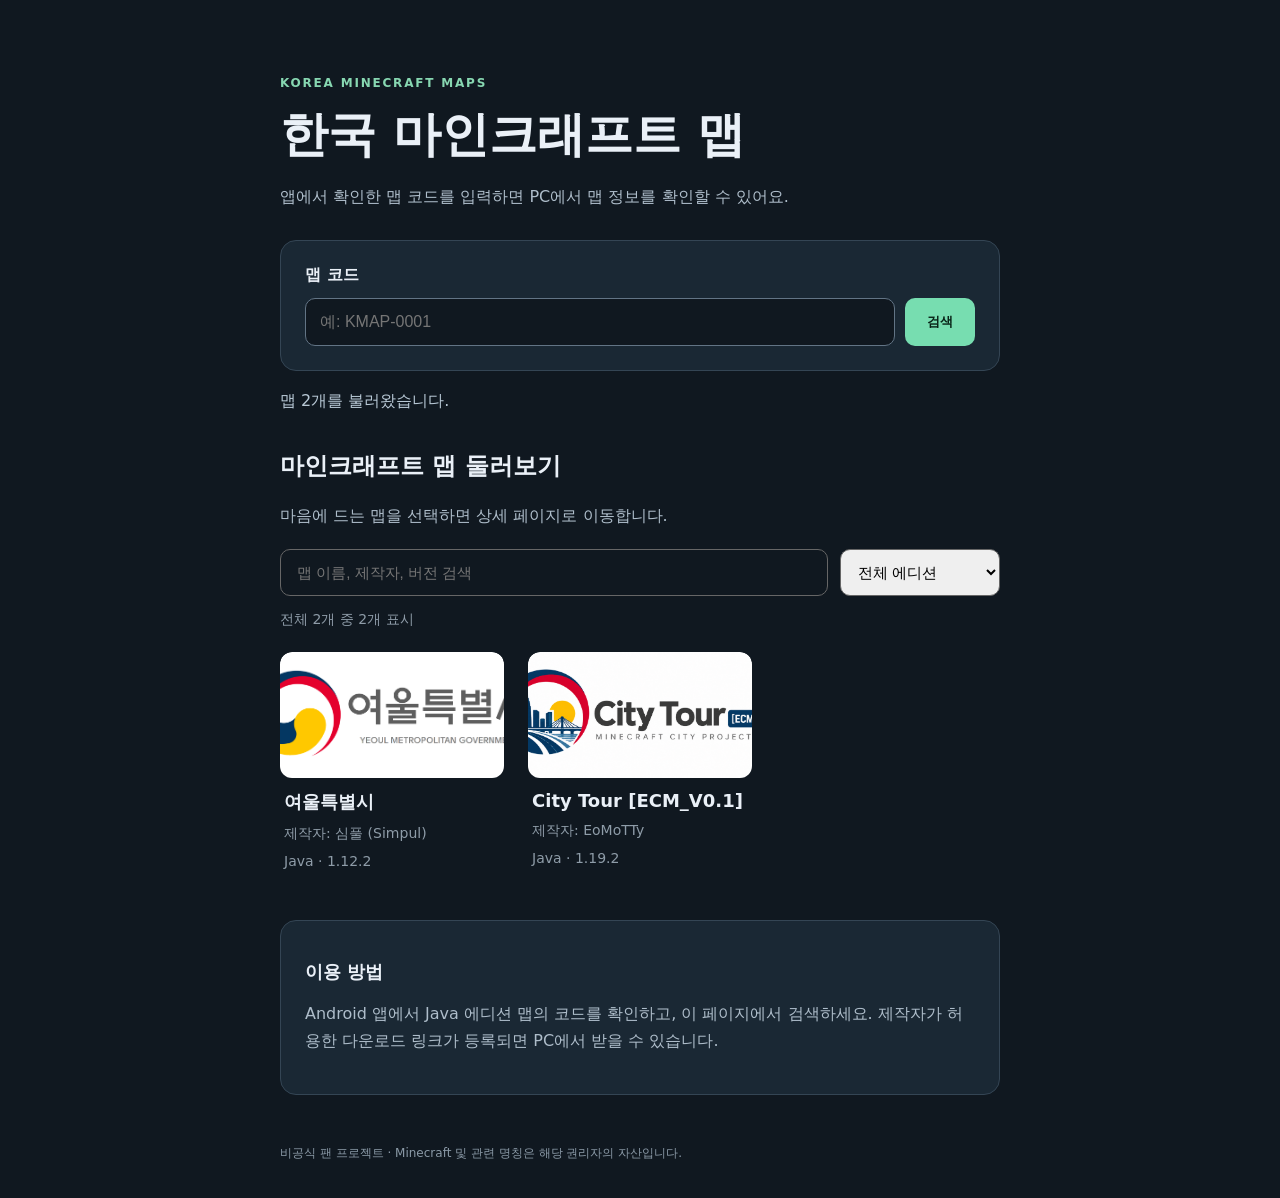
<file: website/index.html>
<!doctype html>
<html lang="ko">
  <header>
<head>
  <meta charset="UTF-8">
  <meta name="viewport" content="width=device-width, initial-scale=1.0">
  <title>Korea Minecraft Maps | PC 다운로드</title>
  <link rel="stylesheet" href="style.css">

<script async src="https://pagead2.googlesyndication.com/pagead/js/adsbygoogle.js?client=ca-pub-2414273082313851"
     crossorigin="anonymous"></script>

</head>
<body>
  <main class="container">
    <header><span class="eyebrow">KOREA MINECRAFT MAPS</span><h1>한국 마인크래프트 맵</h1><p>앱에서 확인한 맵 코드를 입력하면 PC에서 맵 정보를 확인할 수 있어요.</p></header>
    <form id="searchForm" class="search" autocomplete="off">
      <label for="mapCode">맵 코드</label>
      <div class="search-row"><input id="mapCode" placeholder="예: KMAP-0001" required><button type="submit">검색</button></div>
    </form>
    <p id="status" class="status" role="status" aria-live="polite">맵 정보를 불러오는 중...</p>
    <section id="result" class="result" hidden aria-label="맵 검색 결과"></section>


<!-- ========================================
     마인크래프트 맵 카드 목록
     유튜브 홈 화면처럼 맵을 보여주는 영역
     ======================================== -->

<section class="map-gallery">
  <h2>마인크래프트 맵 둘러보기</h2>
  <p>마음에 드는 맵을 선택하면 상세 페이지로 이동합니다.</p>


<!-- ========================================
     맵 목록 검색 및 에디션 필터
     ======================================== -->

<div class="map-filters">

  <!-- 맵 이름, 제작자, 버전, 코드를 검색하는 입력창 -->
  <input
    type="search"
    id="mapSearch"
    placeholder="맵 이름, 제작자, 버전 검색"
    aria-label="마인크래프트 맵 검색"
  >

  <!-- Java / Bedrock 에디션 선택 -->
  <select id="editionFilter" aria-label="마인크래프트 에디션 선택">
    <option value="all">전체 에디션</option>
    <option value="Java">Java Edition</option>
    <option value="Bedrock">Bedrock Edition</option>
  </select>

</div>

<!-- 검색 결과 개수 표시 -->
<p id="mapCount" aria-live="polite"></p>

  <!-- JavaScript가 여기에 맵 카드를 자동으로 생성해요. -->
  <div id="mapGrid" class="map-grid"></div>
</section>


    <section class="guide"><h2>이용 방법</h2><p>Android 앱에서 Java 에디션 맵의 코드를 확인하고, 이 페이지에서 검색하세요. 제작자가 허용한 다운로드 링크가 등록되면 PC에서 받을 수 있습니다.</p></section>
    <footer>비공식 팬 프로젝트 · Minecraft 및 관련 명칭은 해당 권리자의 자산입니다.</footer>
  </main>
  <script src="script.js" defer></script>
</body>
</html>
</file>
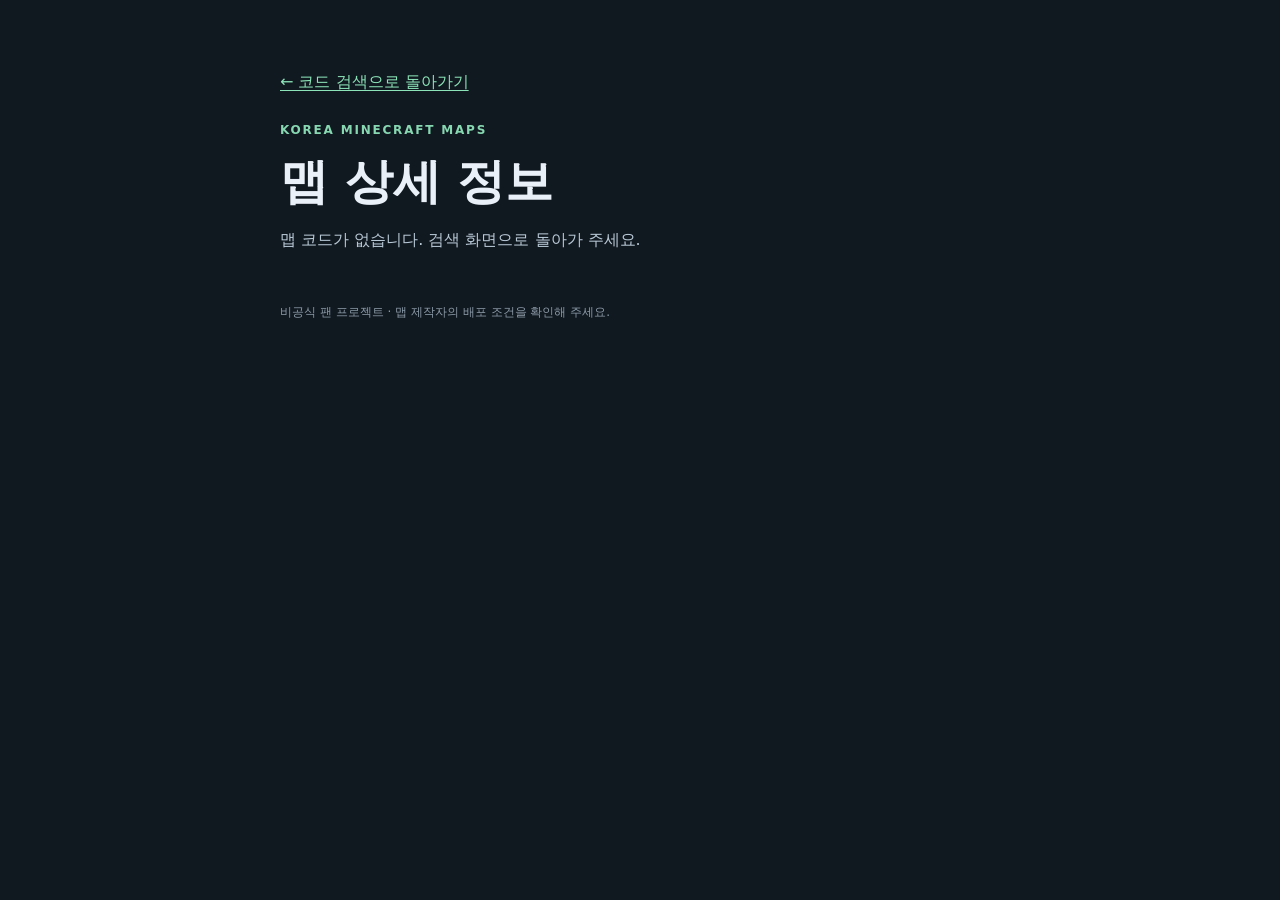
<file: website/map.html>
<!doctype html>
<html lang="ko">
<head>
  <meta charset="UTF-8">
  <meta name="viewport" content="width=device-width, initial-scale=1">
  <title>맵 상세 정보 | Korea Minecraft Maps</title>
  <link rel="stylesheet" href="style.css">
  <script src="detail.js" defer></script>

<script async src="https://pagead2.googlesyndication.com/pagead/js/adsbygoogle.js?client=ca-pub-2414273082313851"
     crossorigin="anonymous"></script>

</head>
<body>
  <main class="container">
    <a class="back" href="index.html">← 코드 검색으로 돌아가기</a>
    <header><span class="eyebrow">KOREA MINECRAFT MAPS</span><h1>맵 상세 정보</h1></header>
    <p id="status" class="status" role="status" aria-live="polite">맵 정보를 불러오는 중...</p>
    <article id="detail" class="result" hidden></article>
    <footer>비공식 팬 프로젝트 · 맵 제작자의 배포 조건을 확인해 주세요.</footer>
  </main>
</body>
</html>
</file>
<file: website/style.css>
:root{font-family:system-ui,-apple-system,"Malgun Gothic",sans-serif;color:#eaf0f7;background:#101820}*{box-sizing:border-box}body{margin:0}.container{max-width:760px;margin:0 auto;padding:72px 20px 36px}.eyebrow{color:#87d7b1;letter-spacing:.15em;font-size:12px;font-weight:800}h1{font-size:clamp(30px,6vw,48px);margin:12px 0}header p,.guide p{color:#aebdca;line-height:1.7}.search,.result,.guide{margin-top:30px;background:#1a2834;border:1px solid #344554;border-radius:16px;padding:24px}.search label{display:block;margin-bottom:12px;font-weight:700}.search-row{display:flex;gap:10px}input{flex:1;min-width:0;border-radius:10px;padding:14px;border:1px solid #627485;background:#101820;color:#fff;font-size:16px}button,.download{border:0;border-radius:10px;background:#77ddb0;color:#092317;font-weight:800;padding:14px 22px;cursor:pointer;text-decoration:none;display:inline-block}button:hover,.download:hover{background:#a1e9c8}.status{color:#b8c8d5;min-height:24px;margin-top:16px}.result h2{margin-top:0}.meta{color:#b7c9d6;line-height:1.8}.guide h2{font-size:18px}footer{margin-top:50px;color:#8b9aa7;font-size:12px}@media(max-width:450px){.search-row{flex-direction:column}}

/* 맵 상세 화면 전용 스타일 */
.back,.secondary-link{color:#8ce3b7;text-decoration:underline;text-underline-offset:3px}.back{display:inline-block;margin-bottom:26px}.secondary-link{display:inline-block;margin:10px 0 22px}.preview{width:100%;max-height:380px;object-fit:cover;border-radius:12px;margin:14px 0}.placeholder{background:#13212d;border:1px dashed #496071;color:#b7c9d6;padding:20px;border-radius:10px}.facts{display:grid;grid-template-columns:minmax(110px,1fr) 2fr;gap:10px 16px;padding:18px;background:#13212d;border-radius:12px}.facts dt{color:#9bb1c2}.facts dd{margin:0;font-weight:600}.result h3{margin-top:30px}.result p{line-height:1.7}



/* ========================================
   맵 미리보기 이미지 슬라이드 디자인
   ======================================== */

/* 이미지와 버튼을 담는 영역 */
.map-slider {
  position: relative;
  width: 100%;
  max-width: 850px;
  margin: 20px auto;
  overflow: hidden;
  border-radius: 12px;
  background: #171717;
}

/* 슬라이드 이미지 */
.map-slider .preview {
  display: block;
  width: 100%;
  height: 420px;
  object-fit: contain;
  margin: 0;
}

/* 이전 / 다음 버튼 공통 디자인 */
.slider-prev,
.slider-next {
  position: absolute;
  top: 50%;
  transform: translateY(-50%);
  border: none;
  border-radius: 8px;
  padding: 12px 16px;
  background: rgba(0, 0, 0, 0.6);
  color: white;
  font-size: 22px;
  cursor: pointer;
  z-index: 2;
}

/* 이전 버튼은 왼쪽 */
.slider-prev {
  left: 12px;
}

/* 다음 버튼은 오른쪽 */
.slider-next {
  right: 12px;
}

/* 버튼 위에 마우스를 올렸을 때 */
.slider-prev:hover,
.slider-next:hover {
  background: rgba(0, 0, 0, 0.85);
}

/* 이미지 번호 표시 */
.slider-counter {
  position: absolute;
  bottom: 12px;
  left: 50%;
  transform: translateX(-50%);
  margin: 0;
  padding: 5px 12px;
  border-radius: 20px;
  background: rgba(0, 0, 0, 0.65);
  color: white;
  font-size: 14px;
}

/* 모바일 화면에서는 이미지 높이 축소 */
@media (max-width: 600px) {
  .map-slider .preview {
    height: 240px;
  }

  .slider-prev,
  .slider-next {
    padding: 8px 12px;
    font-size: 18px;
  }
}


/* ========================================
   유튜브 스타일 마인크래프트 맵 카드
   ======================================== */

/* 맵 목록 전체 영역 */
.map-gallery {
  margin-top: 36px;
}

/* 맵 카드들을 격자 형태로 배치 */
.map-grid {
  display: grid;
  grid-template-columns: repeat(3, minmax(0, 1fr));
  gap: 24px;
  margin-top: 20px;
}

/* 맵 카드 */
.map-card {
  display: block;
  min-width: 0;
  color: inherit;
  text-decoration: none;
  border-radius: 12px;
  overflow: hidden;
  transition: transform 0.2s ease;
}

/* 마우스를 올리면 카드가 살짝 커져요. */
.map-card:hover {
  transform: translateY(-4px);
}

/* 썸네일 이미지 영역 */
.map-card-thumbnail {
  width: 100%;
  aspect-ratio: 16 / 9;
  background: #252525;
  border-radius: 12px;
  overflow: hidden;
  display: flex;
  align-items: center;
  justify-content: center;
  color: #aaa;
}

/* 이미지를 영역에 맞춰 표시 */
.map-card-thumbnail img {
  width: 100%;
  height: 100%;
  object-fit: cover;
}

/* 맵 제목과 제작자 정보 */
.map-card-info {
  padding: 12px 4px;
}

.map-card-info h3 {
  margin: 0 0 8px;
  font-size: 18px;
}

.map-card-info p {
  margin: 4px 0;
  font-size: 14px;
  opacity: 0.8;
}

/* PC보다 작은 화면에서는 2개씩 */
@media (max-width: 900px) {
  .map-grid {
    grid-template-columns: repeat(2, minmax(0, 1fr));
  }
}

/* 모바일에서는 1개씩 */
@media (max-width: 600px) {
  .map-grid {
    grid-template-columns: 1fr;
    gap: 16px;
  }
}

/* ========================================
   맵 검색창 및 에디션 필터 디자인
   ======================================== */

/* 검색창과 필터를 가로로 배치해요. */
.map-filters {
  display: flex;
  gap: 12px;
  margin-top: 20px;
  margin-bottom: 12px;
}

/* 검색 입력창 */
#mapSearch {
  flex: 1;
  min-width: 0;
  padding: 13px 16px;
  border: 1px solid #666;
  border-radius: 10px;
  font-size: 15px;
}

/* 에디션 선택 메뉴 */
#editionFilter {
  min-width: 160px;
  padding: 13px;
  border: 1px solid #666;
  border-radius: 10px;
  font-size: 15px;
}

/* 검색 결과 개수 */
#mapCount {
  margin: 12px 0;
  font-size: 14px;
  opacity: 0.8;
}

/* 모바일에서는 검색창과 필터를 세로로 배치해요. */
@media (max-width: 600px) {
  .map-filters {
    flex-direction: column;
  }

  #mapSearch,
  #editionFilter {
    width: 100%;
    box-sizing: border-box;
  }
}
</file>
